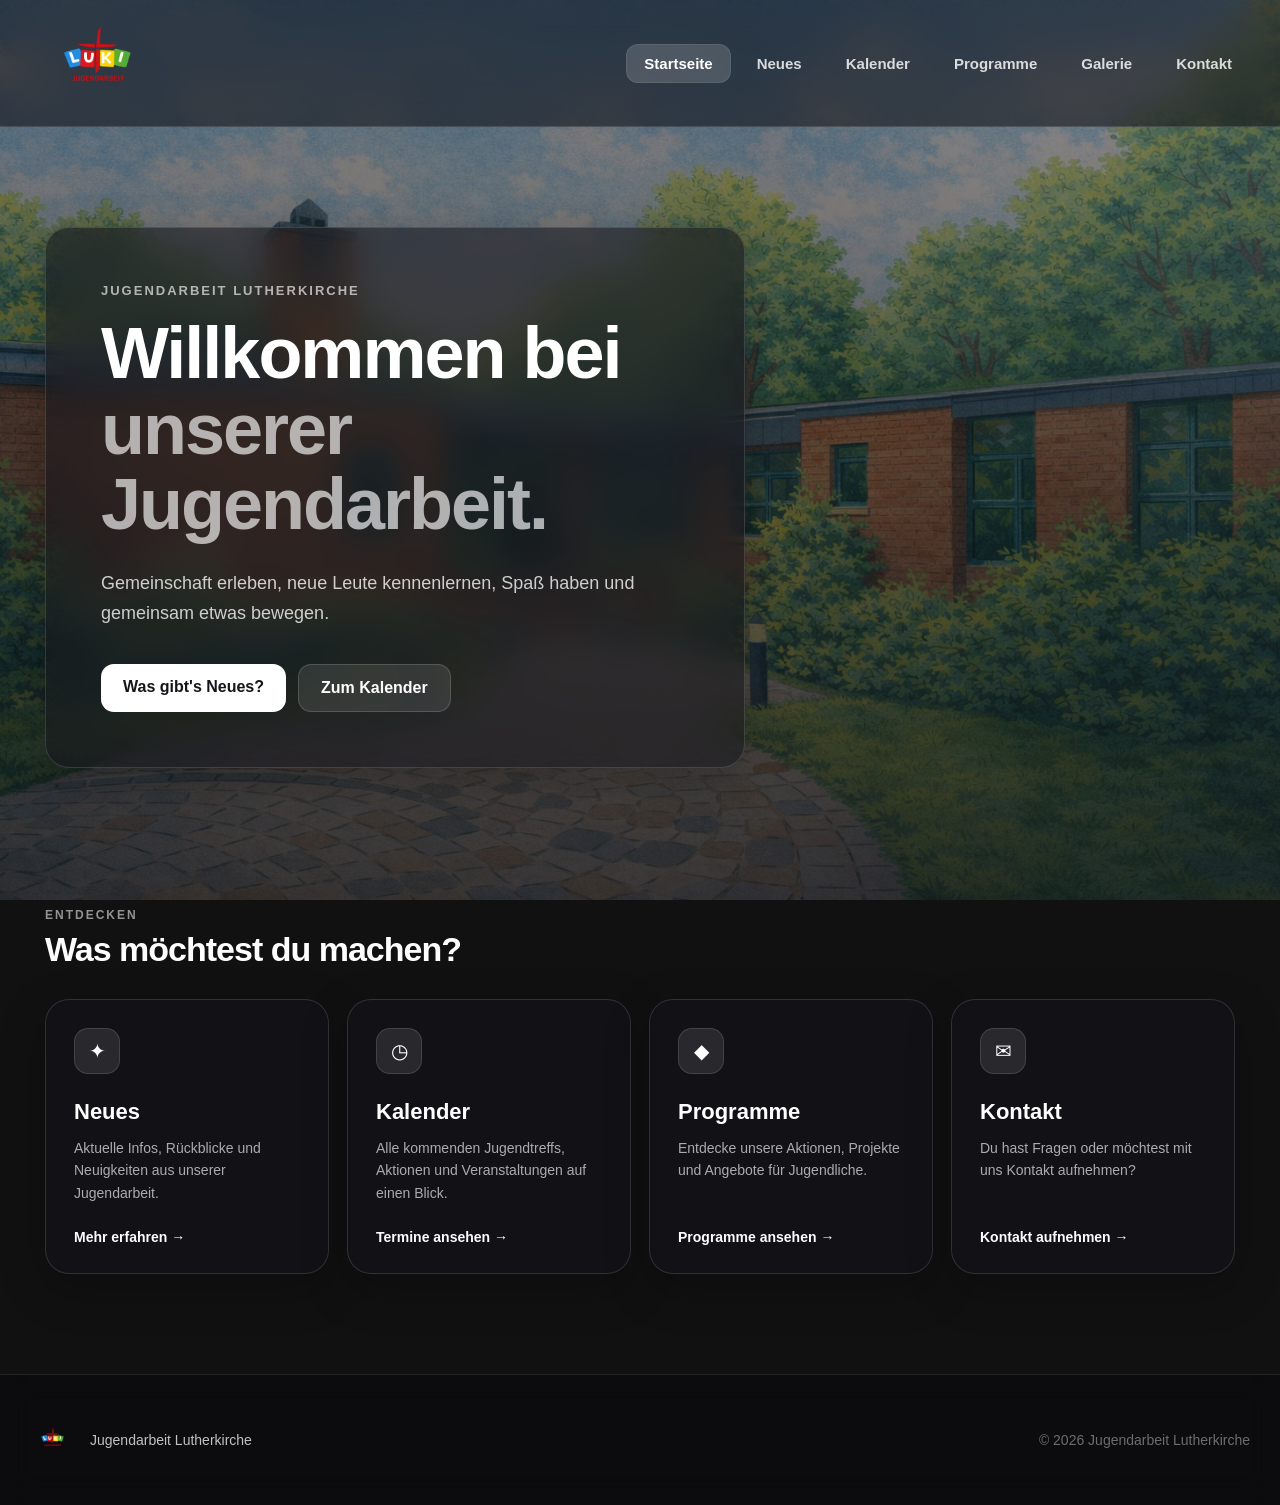
<file: index.html>
<!DOCTYPE html>
<html lang="de">
<head>
    <meta charset="UTF-8">
    <meta name="viewport" content="width=device-width, initial-scale=1.0">

    <title>Jugendarbeit Lutherkirche</title>

    <link rel="stylesheet" href="style.css">
</head>

<body>

    <!-- Hintergrund -->
    <div class="background"></div>


<!-- Navigation --> 
    <header class="navbar"> 
        <div class="nav-container"> 
            <a href="index.html" class="logo-link"> 
                <img src="logo.png" alt="Logo Jugendarbeit" class="logo"> 
            </a> 
            
            <nav class="nav-menu"> 
                
                <a href="index.html" class="active">Startseite</a>
                <a href="neues.html">Neues</a>
                <a href="kalender.html">Kalender</a> 
                <a href="programme.html">Programme</a> 
                <a href="galerie.html">Galerie</a>
                <a href="kontakt.html">Kontakt</a> 
            </nav> 
        </div> 
    </header>


    <!-- Hauptinhalt -->
    <main>

        <!-- Hero-Bereich -->
        <section class="hero">

            <div class="glass-card hero-card">

                <p class="small-title">JUGENDARBEIT LUTHERKIRCHE</p>

                <h1>
                    Willkommen bei<br>
                    <span>unserer Jugendarbeit.</span>
                </h1>

                <p class="hero-text">
                    Gemeinschaft erleben, neue Leute kennenlernen,
                    Spaß haben und gemeinsam etwas bewegen.
                </p>

                <div class="hero-buttons">
                    <a href="neues.html" class="button primary">
                        Was gibt's Neues?
                    </a>

                    <a href="kalender.html" class="button secondary">
                        Zum Kalender
                    </a>
                </div>

            </div>

        </section>


        <!-- Schnellzugriff -->
        <section class="quick-section">

            <div class="section-title">
                <p>ENTDECKEN</p>
                <h2>Was möchtest du machen?</h2>
            </div>


            <div class="cards">

                <a href="neues.html" class="glass-card info-card">
                    <div class="card-icon">✦</div>

                    <h3>Neues</h3>

                    <p>
                        Aktuelle Infos, Rückblicke und
                        Neuigkeiten aus unserer Jugendarbeit.
                    </p>

                    <span class="card-link">Mehr erfahren →</span>
                </a>


                <a href="kalender.html" class="glass-card info-card">
                    <div class="card-icon">◷</div>

                    <h3>Kalender</h3>

                    <p>
                        Alle kommenden Jugendtreffs,
                        Aktionen und Veranstaltungen auf einen Blick.
                    </p>

                    <span class="card-link">Termine ansehen →</span>
                </a>


                <a href="programme.html" class="glass-card info-card">
                    <div class="card-icon">◆</div>

                    <h3>Programme</h3>

                    <p>
                        Entdecke unsere Aktionen,
                        Projekte und Angebote für Jugendliche.
                    </p>

                    <span class="card-link">Programme ansehen →</span>
                </a>


                <a href="kontakt.html" class="glass-card info-card">
                    <div class="card-icon">✉</div>

                    <h3>Kontakt</h3>

                    <p>
                        Du hast Fragen oder möchtest
                        mit uns Kontakt aufnehmen?
                    </p>

                    <span class="card-link">Kontakt aufnehmen →</span>
                </a>

            </div>

        </section>

    </main>


    <!-- Footer -->
    <footer>

        <div class="footer-content">

            <img src="logo.png" alt="Jugendarbeit Logo" class="footer-logo">

            <p>
                Jugendarbeit Lutherkirche
            </p>

            <p class="copyright">
                © 2026 Jugendarbeit Lutherkirche
            </p>

        </div>

    </footer>

</body>
</html>
</file>
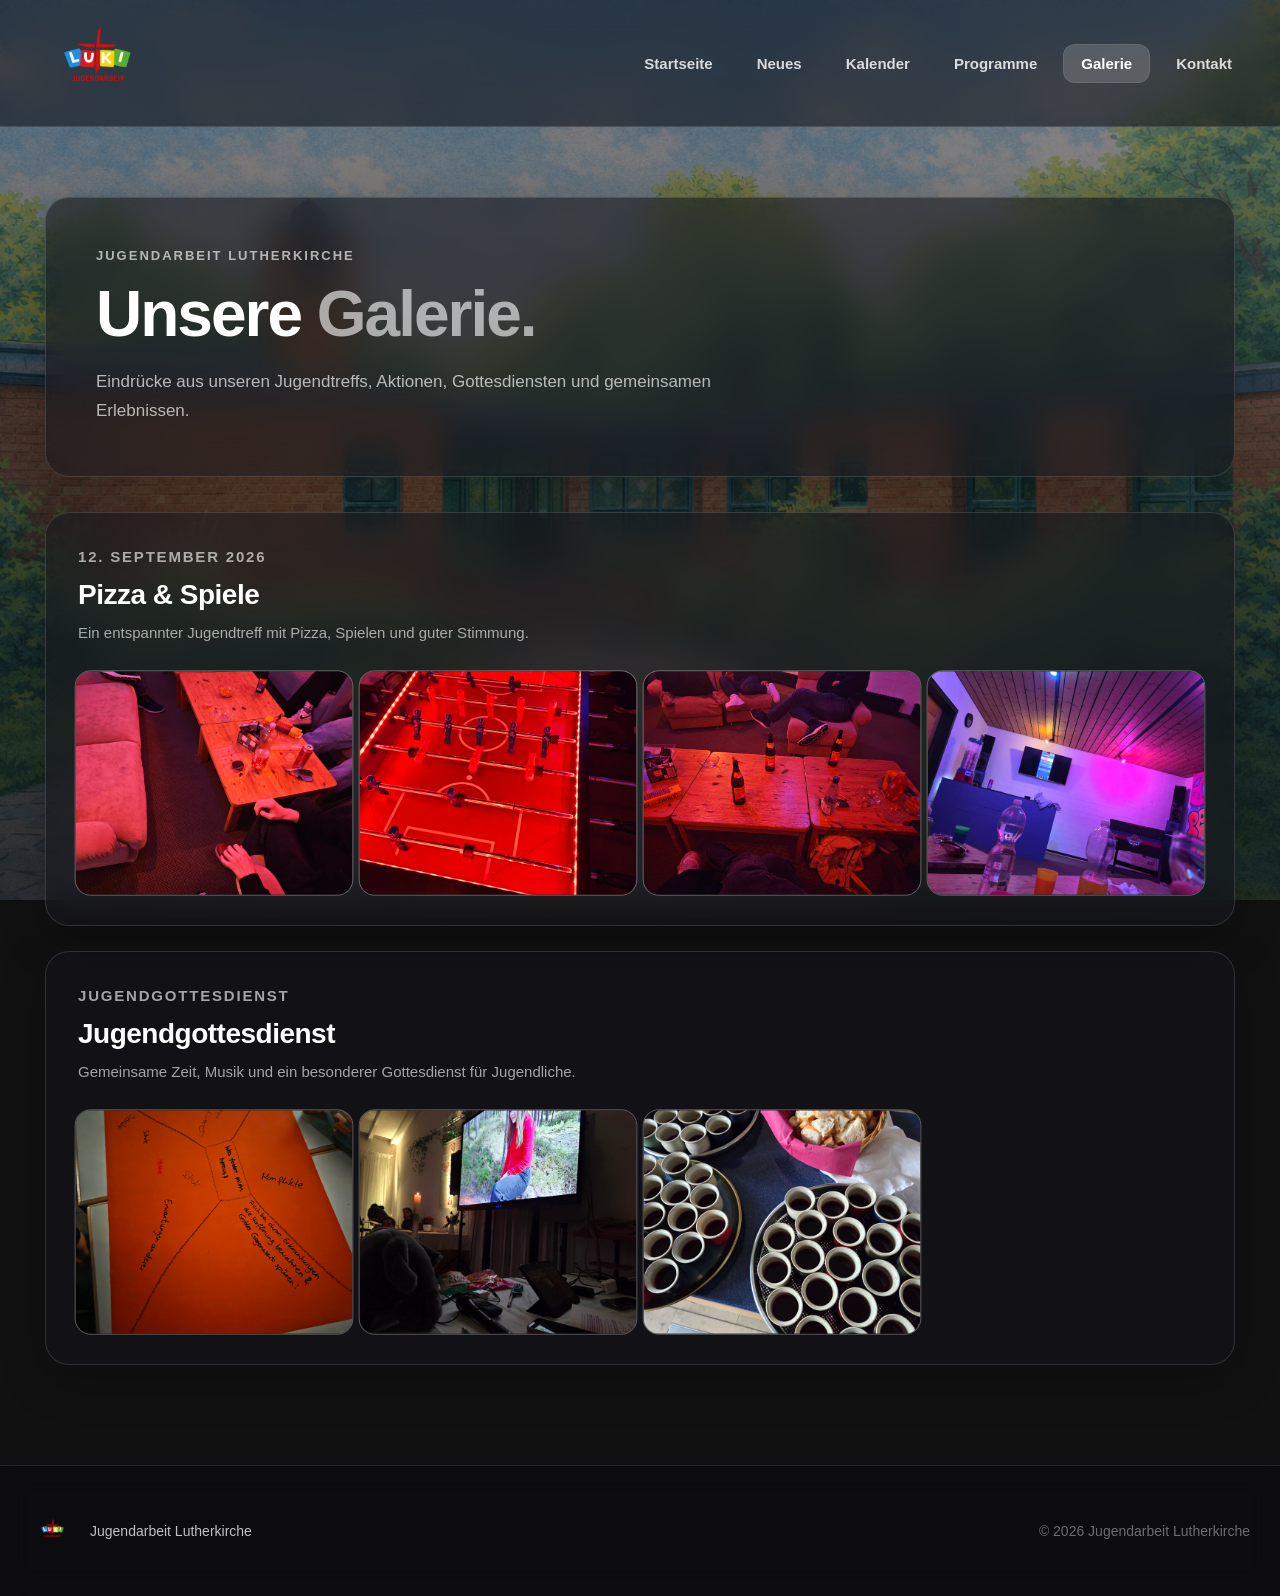
<file: galerie.html>
<!DOCTYPE html>

<html lang="de">

<head>
    <meta charset="UTF-8">
    <meta name="viewport" content="width=device-width, initial-scale=1.0">

<title>Galerie | Jugendarbeit Lutherkirche</title>

<link rel="stylesheet" href="style.css">

</head>

<body>

<!-- Hintergrund -->
<div class="background"></div>


<!-- Navigation -->
<header class="navbar">

    <div class="nav-container">

        <a href="index.html" class="logo-link">
            <img src="logo.png" alt="Logo Jugendarbeit" class="logo">
        </a>

        <nav class="nav-menu">

            <a href="index.html">Startseite</a>
            <a href="neues.html">Neues</a>
            <a href="kalender.html">Kalender</a>
            <a href="programme.html">Programme</a>
            <a href="galerie.html" class="active">Galerie</a>
            <a href="kontakt.html">Kontakt</a>

        </nav>

    </div>

</header>


<!-- Hauptinhalt -->
<main>

    <div class="page-container">

        <!-- Seitenheader -->
        <section class="glass-card page-header">

            <p class="small-title">
                JUGENDARBEIT LUTHERKIRCHE
            </p>

            <h1>
                Unsere <span>Galerie.</span>
            </h1>

            <p>
                Eindrücke aus unseren Jugendtreffs, Aktionen,
                Gottesdiensten und gemeinsamen Erlebnissen.
            </p>

        </section>


        <!-- Galerie -->
        <section class="gallery-section">


            <!-- Album 1 -->
            <article class="gallery-album glass-card">

                <div class="album-header">

                    <div>

                        <p class="album-date">
                            12. SEPTEMBER 2026
                        </p>

                        <h2>
                            Pizza & Spiele
                        </h2>

                        <p>
                            Ein entspannter Jugendtreff mit Pizza,
                            Spielen und guter Stimmung.
                        </p>

                    </div>

                </div>


                <div class="gallery-grid">

                    <img
                        src="galerie/jugendraum/1.jpg"
                        alt="Unser Jugendraum"
                        loading="lazy"
                    >

                    <img
                        src="galerie/jugendraum/2.jpg"
                        alt="Unser Jugendraum"
                        loading="lazy"
                    >

                    <img
                        src="galerie/jugendraum/3.jpg"
                        alt="Unser Jugendraum"
                        loading="lazy"
                    >

                    <img
                        src="galerie/jugendraum/4.jpg"
                        alt="Unser Jugendraum"
                        loading="lazy"
                    >

                </div>

            </article>


            <!-- Album 2 -->
            <article class="gallery-album glass-card">

                <div class="album-header">

                    <div>

                        <p class="album-date">
                            JUGENDGOTTESDIENST
                        </p>

                        <h2>
                            Jugendgottesdienst
                        </h2>

                        <p>
                            Gemeinsame Zeit, Musik und ein besonderer
                            Gottesdienst für Jugendliche.
                        </p>

                    </div>

                </div>


                <div class="gallery-grid">

                    <img
                        src="galerie/jugendgottesdienst/1.jpg"
                        alt="Jugendgottesdienst"
                        loading="lazy"
                    >

                    <img
                        src="galerie/jugendgottesdienst/2.jpg"
                        alt="Jugendgottesdienst"
                        loading="lazy"
                    >

                    <img
                        src="galerie/jugendgottesdienst/3.jpg"
                        alt="Jugendgottesdienst"
                        loading="lazy"
                    >

                </div>

            </article>


            <!-- Weitere Alben können hier ergänzt werden -->

        </section>

    </div>

</main>


<!-- Footer -->
<footer>

    <div class="footer-content">

        <img
            src="logo.png"
            alt="Jugendarbeit Logo"
            class="footer-logo"
        >

        <p>
            Jugendarbeit Lutherkirche
        </p>

        <p class="copyright">
            © 2026 Jugendarbeit Lutherkirche
        </p>

    </div>

</footer>

</body>

</html>
</file>
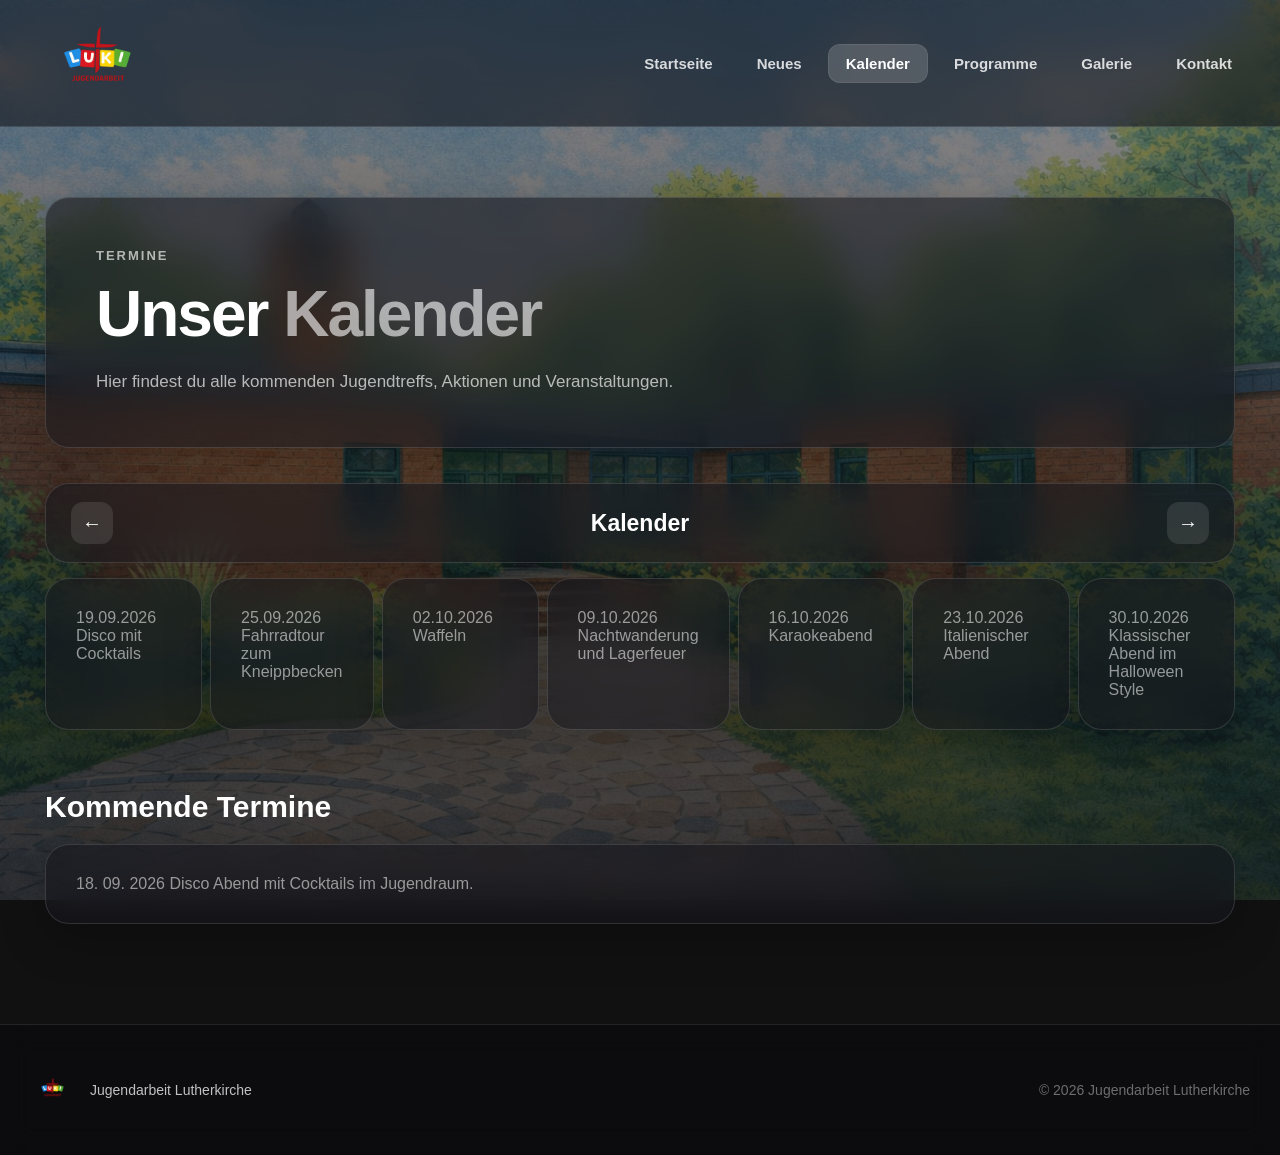
<file: kalender.html>
<!DOCTYPE html>
<html lang="de">
<head>
    <meta charset="UTF-8">
    <meta name="viewport" content="width=device-width, initial-scale=1.0">

    <title>Kalender – Jugendarbeit Lutherkirche</title>

    <link rel="stylesheet" href="style.css">
</head>

<body>

    <div class="background"></div>


    <!-- Navigation -->
    <header class="navbar">

        <div class="nav-container">

            <a href="index.html" class="logo-link">
                <img src="logo.png" alt="Logo Jugendarbeit" class="logo">
            </a>
            
            <nav class="nav-menu">

                <a href="index.html">Startseite</a>
                <a href="neues.html">Neues</a>
                <a href="kalender.html" class="active">Kalender</a>
                <a href="programme.html">Programme</a>
                <a href="galerie.html">Galerie</a>
                <a href="kontakt.html">Kontakt</a>
                
            </nav>
            
        </div>

    </header>


    <main class="page-container">

        <section class="page-header glass-card">

            <p class="small-title">TERMINE</p>

            <h1>Unser <span>Kalender</span></h1>

            <p>
                Hier findest du alle kommenden Jugendtreffs,
                Aktionen und Veranstaltungen.
            </p>

        </section>


        <!-- Kalender -->

        <section class="calendar-section">

            <div class="calendar-controls glass-card">

                <button id="previous-month">
                    ←
                </button>

                <h2 id="calendar-month">
                    Kalender
                </h2>

                <button id="next-month">
                    →
                </button>

            </div>


            <div id="calendar-container" class="calendar-grid">

                <div class="loading glass-card">
                    19.09.2026
                    Disco mit Cocktails
                </div>

                <div class="loading glass-card">
                    25.09.2026
                    Fahrradtour zum Kneippbecken
                </div>

                <div class="loading glass-card">
                    02.10.2026
                    Waffeln
                </div>

                <div class="loading glass-card">
                    09.10.2026
                    Nachtwanderung und Lagerfeuer
                </div>

                <div class="loading glass-card">
                    16.10.2026
                    Karaokeabend
                </div>

                <div class="loading glass-card">
                    23.10.2026
                    Italienischer Abend
                </div>

                <div class="loading glass-card">
                    30.10.2026
                    Klassischer Abend im Halloween Style
                </div>

            </div>


            <div class="calendar-events">

                <h2>Kommende Termine</h2>

                <div id="events-container">

                    <div class="loading glass-card">
                        18. 09. 2026

                        Disco Abend mit Cocktails im Jugendraum.
                    </div>

                </div>

            </div>

        </section>

    </main>


    <footer>

        <div class="footer-content">

            <img src="logo.png" alt="Jugendarbeit Logo" class="footer-logo">

            <p>Jugendarbeit Lutherkirche</p>

            <p class="copyright">
                © 2026 Jugendarbeit Lutherkirche
            </p>

        </div>

    </footer>


    <script src="script.js"></script>

</body>
</html>
</file>
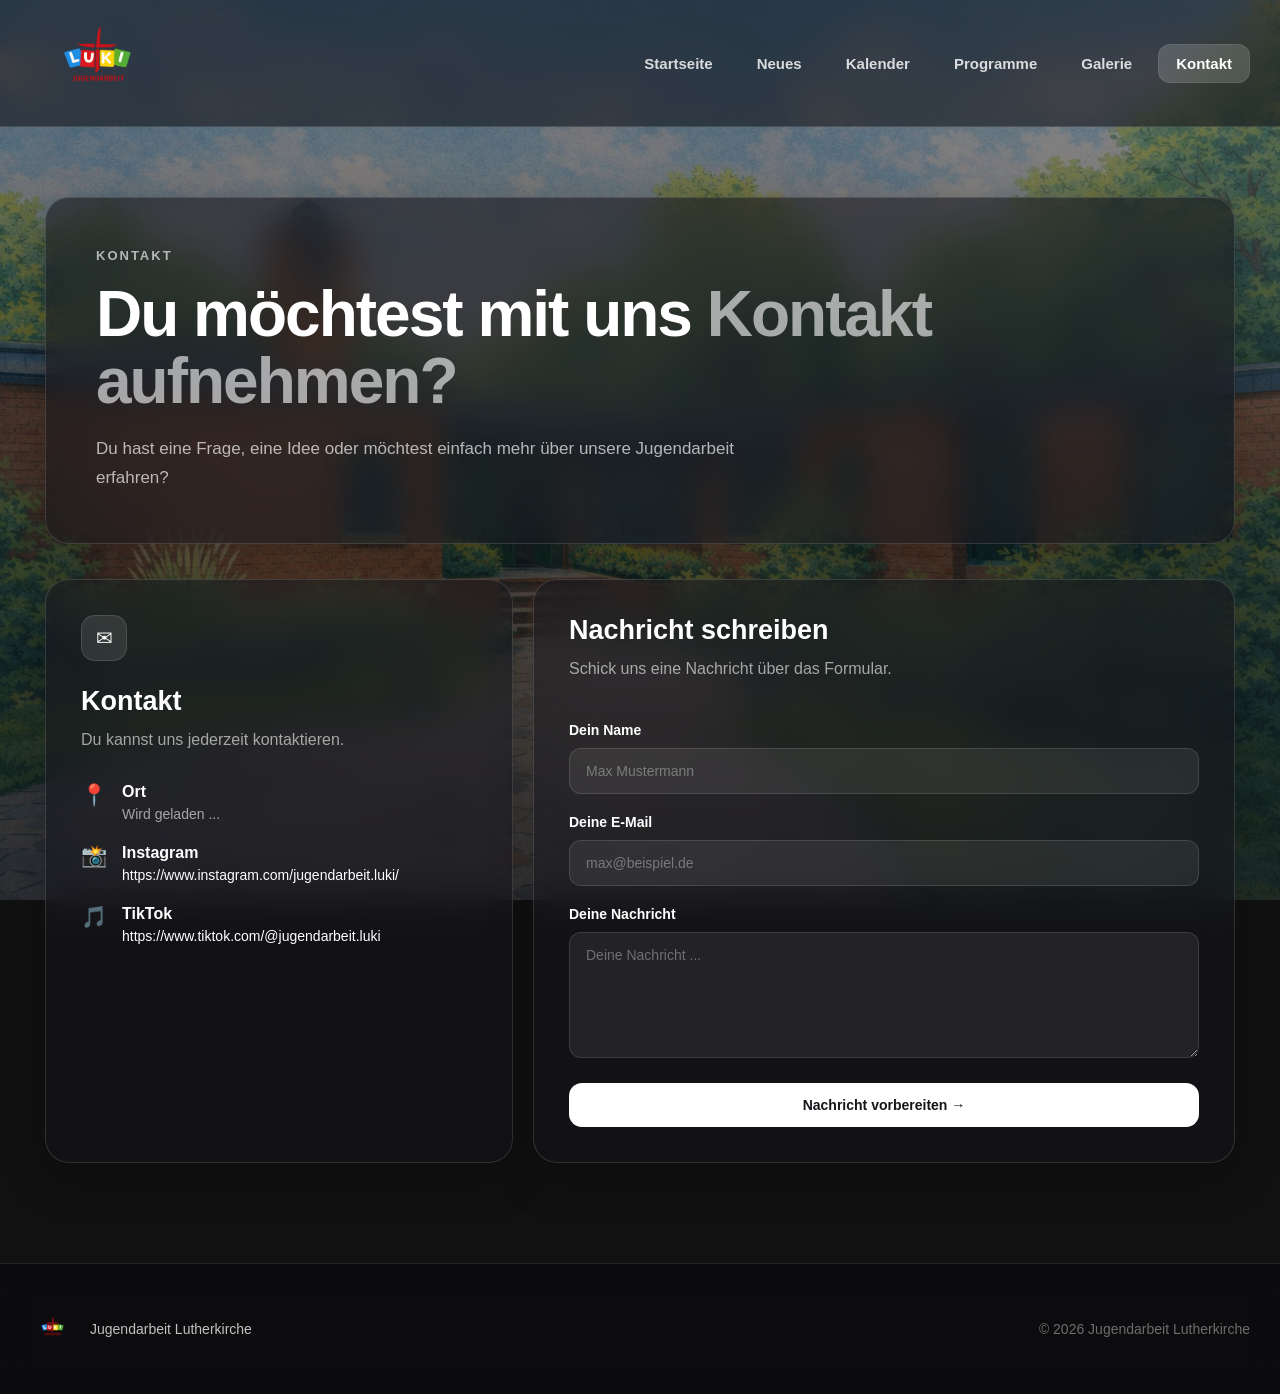
<file: kontakt.html>
<!DOCTYPE html>
<html lang="de">
<head>
    <meta charset="UTF-8">
    <meta name="viewport" content="width=device-width, initial-scale=1.0">

    <title>Kontakt – Jugendarbeit Lutherkirche</title>

    <link rel="stylesheet" href="style.css">
</head>

<body>

    <div class="background"></div>

    <!-- Navigation -->
    <header class="navbar">

        <div class="nav-container">

            <a href="index.html" class="logo-link">
                <img src="logo.png" alt="Logo Jugendarbeit" class="logo">
            </a>

            <nav class="nav-menu">
                <a href="index.html">Startseite</a>
                <a href="neues.html">Neues</a>
                <a href="kalender.html">Kalender</a>
                <a href="programme.html">Programme</a>
                <a href="galerie.html">Galerie</a>
                <a href="kontakt.html" class="active">Kontakt</a>
            </nav>

        </div>

    </header>


    <main class="page-container">

        <section class="page-header glass-card">

            <p class="small-title">KONTAKT</p>

            <h1>Du möchtest mit uns <span>Kontakt aufnehmen?</span></h1>

            <p>
                Du hast eine Frage, eine Idee oder möchtest
                einfach mehr über unsere Jugendarbeit erfahren?
            </p>

        </section>


        <section class="contact-grid">


            <!-- Kontaktinformationen -->

            <div class="glass-card contact-card">

                <div class="card-icon">✉</div>

                <h2>Kontakt</h2>

                <p>
                    Du kannst uns jederzeit kontaktieren.
                </p>


                <div class="contact-information">

                    <div>
                        <span>📍</span>

                        <div>
                            <strong>Ort</strong>
                            <p id="contact-address">
                                Wird geladen ...
                            </p>
                        </div>
                    </div>


                    <div>
                        <span>📸</span>

                        <div>
                            <strong>Instagram</strong>

                            <p>
                                <a
                                    id="contact-instagram"
                                    href="#"
                                    target="_blank"
                                >
                                    https://www.instagram.com/jugendarbeit.luki/
                                </a>
                            </p>
                        </div>

                    </div>


                    <div>
                        <span>🎵</span>

                        <div>
                            <strong>TikTok</strong>

                            <p>
                                <a
                                    id="contact-tiktok"
                                    href="#"
                                    target="_blank"
                                >
                                    https://www.tiktok.com/@jugendarbeit.luki
                                </a>
                            </p>
                        </div>

                    </div>

                </div>

            </div>


            <!-- Kontaktformular -->

            <div class="glass-card contact-form-card">

                <h2>Nachricht schreiben</h2>

                <p>
                    Schick uns eine Nachricht über das Formular.
                </p>


                <form id="contact-form">

                    <label for="name">
                        Dein Name
                    </label>

                    <input
                        type="text"
                        id="name"
                        name="name"
                        placeholder="Max Mustermann"
                        required
                    >


                    <label for="email">
                        Deine E-Mail
                    </label>

                    <input
                        type="email"
                        id="email"
                        name="email"
                        placeholder="max@beispiel.de"
                        required
                    >


                    <label for="message">
                        Deine Nachricht
                    </label>

                    <textarea
                        id="message"
                        name="message"
                        rows="6"
                        placeholder="Deine Nachricht ..."
                        required
                    ></textarea>


                    <button
                        type="submit"
                        class="button primary"
                    >
                        Nachricht vorbereiten →
                    </button>

                </form>

            </div>

        </section>

    </main>


    <footer>

        <div class="footer-content">

            <img src="logo.png" alt="Jugendarbeit Logo" class="footer-logo">

            <p>Jugendarbeit Lutherkirche</p>

            <p class="copyright">
                © 2026 Jugendarbeit Lutherkirche
            </p>

        </div>

    </footer>


    <script src="script.js"></script>

</body>
</html>
</file>
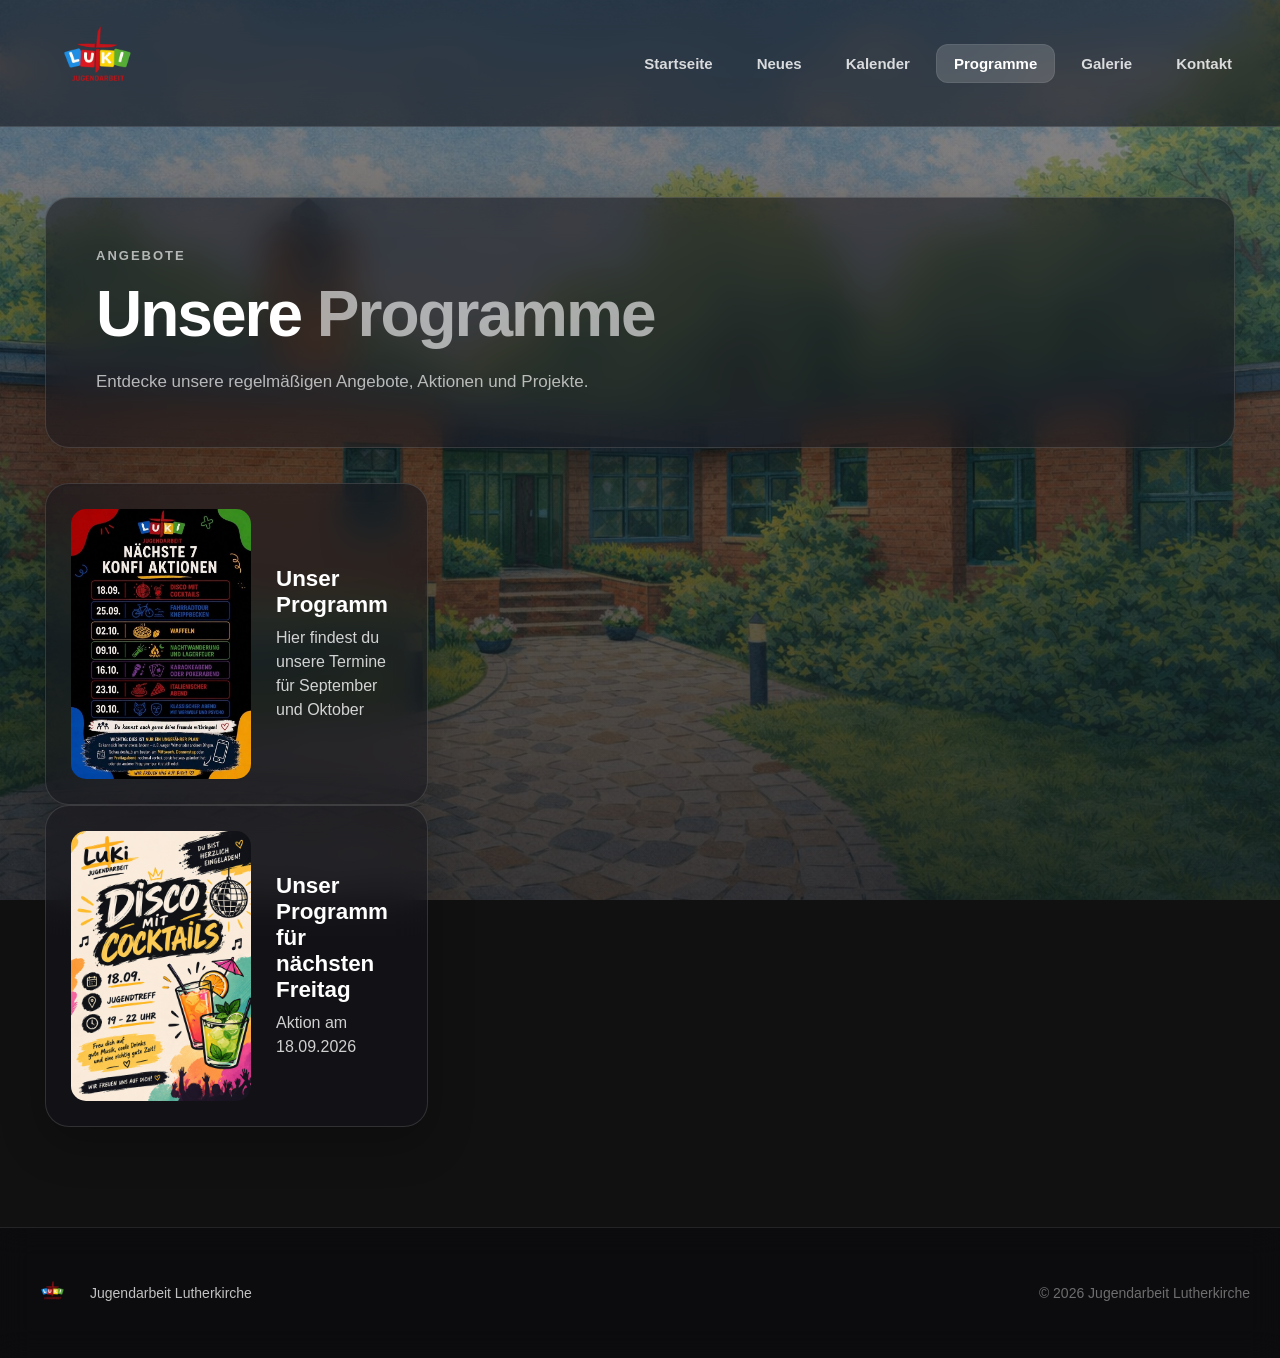
<file: programme.html>
<!DOCTYPE html>
<html lang="de">
<head>
    <meta charset="UTF-8">
    <meta name="viewport" content="width=device-width, initial-scale=1.0">

    <title>Programme – Jugendarbeit Lutherkirche</title>

    <link rel="stylesheet" href="style.css">
</head>

<body>

    <div class="background"></div>


    <!-- Navigation -->
    <header class="navbar">

        <div class="nav-container">

            <a href="index.html" class="logo-link">
                <img src="logo.png" alt="Logo Jugendarbeit" class="logo">
            </a>

            <nav class="nav-menu">
                <a href="index.html">Startseite</a>
                <a href="neues.html">Neues</a>
                <a href="kalender.html">Kalender</a>
                <a href="programme.html" class="active">Programme</a>
                <a href="galerie.html">Galerie</a>
                <a href="kontakt.html">Kontakt</a>
            </nav>

        </div>

    </header>


    <main class="page-container">

        <section class="page-header glass-card">

            <p class="small-title">ANGEBOTE</p>

            <h1>Unsere <span>Programme</span></h1>

            <p>
                Entdecke unsere regelmäßigen Angebote,
                Aktionen und Projekte.
            </p>

        </section>


        <section
    id="programmes-container"
    class="programmes-grid"
    >
        <div class="glass-card programme-info">
            <img
                src="programmsepokt.jpg"
                alt="Programm"
                class="programme-image"
            >

            <div class="programme-message">
                <h3>Unser Programm</h3>
                <p>
                    Hier findest du unsere Termine für September und Oktober
                </p>
            </div>
        </div>
    </section>


        <section
    id="programmes-container"
    class="programmes-grid"
    >
        <div class="glass-card programme-info">
            <img
                src="cocktail.png"
                alt="Programm"
                class="programme-image"
            >

            <div class="programme-message">
                <h3>Unser Programm für nächsten Freitag</h3>
                <p>
                    Aktion am 18.09.2026
                </p>
            </div>
        </div>
    </section>
        
    </main>


    <footer>

        <div class="footer-content">

            <img src="logo.png" alt="Jugendarbeit Logo" class="footer-logo">

            <p>Jugendarbeit Lutherkirche</p>

            <p class="copyright">
                © 2026 Jugendarbeit Lutherkirche
            </p>

        </div>

    </footer>


    <script src="script.js"></script>

</body>
</html>
</file>
<file: style.css>
/* =========================================
   GRUNDLEGENDES
========================================= */

* {
    margin: 0;
    padding: 0;
    box-sizing: border-box;
}

html {
    scroll-behavior: smooth;
}

body {
    font-family: Arial, Helvetica, sans-serif;
    color: white;
    min-height: 100vh;
    background: #111;
}


/* =========================================
   HINTERGRUND
========================================= */

.background {
    position: fixed;
    inset: 0;

    background-image:
        linear-gradient(
            rgba(10, 10, 15, 0.45),
            rgba(10, 10, 15, 0.75)
        ),
        url("background.png");

    background-size: cover;
    background-position: center;
    background-repeat: no-repeat;

    z-index: -2;
}


/* Dunkle Ebene über dem Hintergrund */

.background::after {
    content: "";

    position: absolute;
    inset: 0;

    background:
        radial-gradient(
            circle at top right,
            rgba(255, 255, 255, 0.10),
            transparent 35%
        );

    z-index: -1;
}


/* =========================================
   NAVIGATION
========================================= */

.navbar {
    position: sticky;
    top: 0;
    z-index: 100;

    padding: 18px 30px;

    background: rgba(15, 15, 20, 0.55);
    backdrop-filter: blur(18px);
    -webkit-backdrop-filter: blur(18px);

    border-bottom: 1px solid rgba(255, 255, 255, 0.12);
}


.nav-container {
    max-width: 1250px;
    margin: auto;

    display: flex;
    align-items: center;
    justify-content: space-between;
    gap: 30px;
}


/* Logo */

.logo {
    width: 135px;
    height: auto;
    display: block;

    transition: transform 0.25s ease;
}

.logo:hover {
    transform: scale(1.05);
}


/* Menü */

.nav-menu {
    display: flex;
    align-items: center;
    gap: 8px;
}


.nav-menu a {
    position: relative;

    color: rgba(255, 255, 255, 0.82);
    text-decoration: none;

    padding: 11px 18px;

    border-radius: 12px;

    font-size: 15px;
    font-weight: 600;

    transition:
        background 0.25s ease,
        color 0.25s ease,
        transform 0.25s ease;
}


.nav-menu a:hover {
    color: white;

    background: rgba(255, 255, 255, 0.12);

    transform: translateY(-1px);
}


.nav-menu a.active {
    color: white;

    background: rgba(255, 255, 255, 0.16);

    box-shadow:
        inset 0 0 0 1px rgba(255, 255, 255, 0.08);
}


/* =========================================
   GLASS CARDS
========================================= */

.glass-card {

    background: rgba(20, 20, 28, 0.55);

    border: 1px solid rgba(255, 255, 255, 0.13);

    border-radius: 24px;

    backdrop-filter: blur(18px);
    -webkit-backdrop-filter: blur(18px);

    box-shadow:
        0 15px 45px rgba(0, 0, 0, 0.25);

}


/* =========================================
   HERO
========================================= */

.hero {

    min-height: 650px;

    max-width: 1250px;
    margin: auto;

    padding: 100px 30px 80px;

    display: flex;
    align-items: center;
}


.hero-card {

    width: 700px;

    padding: 55px;

    animation: fadeIn 0.8s ease;
}


.small-title {

    font-size: 13px;
    font-weight: 700;

    letter-spacing: 2px;

    color: rgba(255, 255, 255, 0.65);

    margin-bottom: 18px;
}


.hero h1 {

    font-size: clamp(42px, 6vw, 72px);

    line-height: 1.05;

    letter-spacing: -2px;

    margin-bottom: 25px;
}


.hero h1 span {

    color: rgba(255, 255, 255, 0.65);

}


.hero-text {

    max-width: 580px;

    font-size: 18px;

    line-height: 1.7;

    color: rgba(255, 255, 255, 0.78);

    margin-bottom: 35px;
}


/* =========================================
   BUTTONS
========================================= */

.hero-buttons {

    display: flex;

    flex-wrap: wrap;

    gap: 12px;
}


.button {

    display: inline-block;

    padding: 14px 22px;

    border-radius: 13px;

    text-decoration: none;

    font-weight: 700;

    transition:
        transform 0.25s ease,
        background 0.25s ease;
}


.button:hover {

    transform: translateY(-2px);
}


.button.primary {

    background: white;

    color: #15151a;
}


.button.primary:hover {

    background: rgba(255, 255, 255, 0.85);
}


.button.secondary {

    color: white;

    background: rgba(255, 255, 255, 0.10);

    border: 1px solid rgba(255, 255, 255, 0.15);
}


.button.secondary:hover {

    background: rgba(255, 255, 255, 0.16);
}


/* =========================================
   SCHNELLZUGRIFF
========================================= */

.quick-section {

    max-width: 1250px;

    margin: auto;

    padding: 60px 30px 100px;
}


.section-title {

    margin-bottom: 30px;
}


.section-title p {

    font-size: 12px;

    letter-spacing: 2px;

    font-weight: 700;

    color: rgba(255, 255, 255, 0.55);

    margin-bottom: 8px;
}


.section-title h2 {

    font-size: 34px;

    letter-spacing: -1px;
}


/* =========================================
   CARDS
========================================= */

.cards {

    display: grid;

    grid-template-columns:
        repeat(4, 1fr);

    gap: 18px;
}


.info-card {

    padding: 28px;

    color: white;

    text-decoration: none;

    min-height: 270px;

    display: flex;

    flex-direction: column;

    transition:
        transform 0.3s ease,
        background 0.3s ease,
        border-color 0.3s ease;
}


.info-card:hover {

    transform: translateY(-7px);

    background: rgba(30, 30, 40, 0.72);

    border-color:
        rgba(255, 255, 255, 0.25);
}


.card-icon {

    width: 46px;
    height: 46px;

    display: flex;

    align-items: center;
    justify-content: center;

    border-radius: 14px;

    background:
        rgba(255, 255, 255, 0.10);

    border:
        1px solid rgba(255, 255, 255, 0.12);

    font-size: 20px;

    margin-bottom: 25px;
}


.info-card h3 {

    font-size: 22px;

    margin-bottom: 12px;
}


.info-card p {

    color:
        rgba(255, 255, 255, 0.65);

    line-height: 1.6;

    font-size: 14px;
}


.card-link {

    margin-top: auto;

    padding-top: 25px;

    font-size: 14px;

    font-weight: 700;

    color: white;
}


/* =========================================
   FOOTER
========================================= */

footer {

    padding: 50px 30px;

    background:
        rgba(10, 10, 14, 0.70);

    backdrop-filter: blur(15px);

    border-top:
        1px solid rgba(255, 255, 255, 0.10);
}


.footer-content {

    max-width: 1250px;

    margin: auto;

    display: flex;

    align-items: center;

    gap: 15px;

    flex-wrap: wrap;
}


.footer-logo {

    width: 45px;
}


.footer-content p {

    color:
        rgba(255, 255, 255, 0.75);

    font-size: 14px;
}


.footer-content .copyright {

    margin-left: auto;

    color:
        rgba(255, 255, 255, 0.4);
}


/* =========================================
   ANIMATION
========================================= */

@keyframes fadeIn {

    from {

        opacity: 0;

        transform:
            translateY(20px);

    }

    to {

        opacity: 1;

        transform:
            translateY(0);

    }
}


/* =========================================
   HANDY / TABLET
========================================= */

@media (max-width: 950px) {

    .cards {

        grid-template-columns:
            repeat(2, 1fr);

    }

}


/* =========================================
   HANDY
========================================= */

@media (max-width: 700px) {

    .navbar {

        padding: 14px 18px;

    }


    .nav-container {

        flex-direction: column;

        gap: 15px;

    }


    .nav-menu {

        width: 100%;

        justify-content: center;

        flex-wrap: wrap;

    }


    .nav-menu a {

        padding: 9px 11px;

        font-size: 13px;

    }


    .hero {

        padding:
            60px 18px;

        min-height:
            auto;

    }


    .hero-card {

        padding: 35px 25px;

    }


    .hero h1 {

        font-size: 43px;

    }


    .hero-text {

        font-size: 16px;

    }


    .quick-section {

        padding:
            30px 18px 70px;

    }


    .cards {

        grid-template-columns:
            1fr;

    }


    .footer-content {

        flex-direction: column;

        align-items: flex-start;

    }


    .footer-content .copyright {

        margin-left: 0;

    }

}



/* =====================================================
   UNTERSEITEN
===================================================== */

.page-container {
    max-width: 1250px;
    margin: auto;
    padding: 70px 30px 100px;
}


/* =====================================================
   SEITEN-HEADER
===================================================== */

.page-header {
    padding: 50px;
    margin-bottom: 35px;
}

.page-header h1 {
    font-size: clamp(40px, 6vw, 64px);
    line-height: 1.05;
    letter-spacing: -2px;
    margin-bottom: 20px;
}

.page-header h1 span {
    color: rgba(255, 255, 255, 0.60);
}

.page-header > p:last-child {
    max-width: 650px;
    color: rgba(255, 255, 255, 0.68);
    line-height: 1.7;
    font-size: 17px;
}


/* =====================================================
   NEWS
===================================================== */

.news-grid {
    display: grid;
    grid-template-columns: repeat(2, 1fr);
    gap: 20px;
}

.news-card {
    padding: 32px;
    min-height: 230px;
    transition:
        transform 0.3s ease,
        background 0.3s ease;
}

.news-card:hover {
    transform: translateY(-5px);
    background: rgba(30, 30, 40, 0.72);
}

.news-date {
    font-size: 13px;
    color: rgba(255, 255, 255, 0.45);
    margin-bottom: 18px;
}

.news-card h2 {
    font-size: 26px;
    margin-bottom: 14px;
}

.news-card p {
    color: rgba(255, 255, 255, 0.67);
    line-height: 1.7;
}


/* =====================================================
   PROGRAMME
===================================================== */

.programmes-grid {
    display: grid;
    grid-template-columns: repeat(3, 1fr);
    gap: 20px;
}

.programme-card {
    padding: 32px;
    min-height: 280px;
    transition:
        transform 0.3s ease,
        background 0.3s ease;
}

.programme-card:hover {
    transform: translateY(-6px);
    background: rgba(30, 30, 40, 0.72);
}

.programme-icon {
    width: 48px;
    height: 48px;

    display: flex;
    align-items: center;
    justify-content: center;

    border-radius: 14px;

    background: rgba(255, 255, 255, 0.10);

    margin-bottom: 25px;
}

.programme-card h2 {
    font-size: 23px;
    margin-bottom: 13px;
}

.programme-card p {
    color: rgba(255, 255, 255, 0.65);
    line-height: 1.7;
}


/* =====================================================
   KALENDER
===================================================== */

.calendar-section {
    width: 100%;
}

.calendar-controls {
    padding: 18px 25px;

    display: flex;
    align-items: center;
    justify-content: space-between;

    margin-bottom: 15px;
}

.calendar-controls h2 {
    font-size: 23px;
}

.calendar-controls button {
    width: 42px;
    height: 42px;

    border: none;
    border-radius: 12px;

    color: white;
    background: rgba(255, 255, 255, 0.10);

    cursor: pointer;

    font-size: 20px;

    transition:
        background 0.2s ease,
        transform 0.2s ease;
}

.calendar-controls button:hover {
    background: rgba(255, 255, 255, 0.18);
    transform: scale(1.05);
}


.calendar-grid {
    display: grid;

    grid-template-columns:
        repeat(7, 1fr);

    gap: 8px;

    margin-bottom: 60px;
}


.calendar-weekday {
    text-align: center;

    padding: 12px 5px;

    color: rgba(255, 255, 255, 0.45);

    font-size: 13px;
    font-weight: 700;
}


.calendar-day {
    min-height: 85px;

    padding: 12px;

    border-radius: 15px;

    background: rgba(20, 20, 28, 0.50);

    border:
        1px solid rgba(255, 255, 255, 0.08);

    cursor: pointer;

    transition:
        background 0.2s ease,
        transform 0.2s ease;
}

.calendar-day:hover {
    background: rgba(255, 255, 255, 0.12);

    transform: translateY(-2px);
}

.calendar-day.empty {
    opacity: 0;
    pointer-events: none;
}

.calendar-day span {
    font-weight: 700;
}

.calendar-day small {
    display: block;

    margin-top: 12px;

    font-size: 11px;

    color: rgba(255, 255, 255, 0.60);
}

.calendar-day.has-event {
    background:
        rgba(255, 255, 255, 0.14);

    border-color:
        rgba(255, 255, 255, 0.25);
}

.calendar-day.today {
    box-shadow:
        inset 0 0 0 2px rgba(255, 255, 255, 0.45);
}


/* =====================================================
   TERMINE
===================================================== */

.calendar-events h2 {
    font-size: 30px;
    margin-bottom: 20px;
}

#events-container {
    display: flex;
    flex-direction: column;
    gap: 15px;
}

.event-card {
    padding: 22px;

    display: flex;
    align-items: center;

    gap: 25px;

    transition:
        transform 0.2s ease,
        background 0.2s ease;
}

.event-card:hover {
    transform: translateX(5px);
    background: rgba(30, 30, 40, 0.72);
}

.event-date {
    min-width: 70px;

    text-align: center;

    padding: 12px;

    border-radius: 15px;

    background: rgba(255, 255, 255, 0.10);
}

.event-date strong {
    display: block;

    font-size: 28px;
}

.event-date span {
    font-size: 12px;

    color:
        rgba(255, 255, 255, 0.55);
}

.event-information h3 {
    font-size: 21px;
    margin-bottom: 7px;
}

.event-information p {
    color:
        rgba(255, 255, 255, 0.62);

    font-size: 14px;

    line-height: 1.5;

    margin-bottom: 3px;
}

.no-events {
    padding: 25px;

    color:
        rgba(255, 255, 255, 0.60);
}


/* =====================================================
   KONTAKT
===================================================== */

.contact-grid {
    display: grid;

    grid-template-columns:
        0.8fr 1.2fr;

    gap: 20px;
}

.contact-card,
.contact-form-card {
    padding: 35px;
}

.contact-card h2,
.contact-form-card h2 {
    font-size: 27px;
    margin-bottom: 10px;
}

.contact-card > p,
.contact-form-card > p {
    color:
        rgba(255, 255, 255, 0.60);

    line-height: 1.6;

    margin-bottom: 30px;
}


.contact-information {
    display: flex;

    flex-direction: column;

    gap: 22px;
}

.contact-information > div {
    display: flex;

    gap: 15px;

    align-items: flex-start;
}

.contact-information > div > span {
    font-size: 21px;
}

.contact-information strong {
    display: block;

    margin-bottom: 5px;
}

.contact-information p {
    margin: 0;

    color:
        rgba(255, 255, 255, 0.60);

    font-size: 14px;
}

.contact-information a {
    color: white;

    text-decoration: none;
}

.contact-information a:hover {
    text-decoration: underline;
}


/* =====================================================
   KONTAKTFORMULAR
===================================================== */

#contact-form {
    display: flex;

    flex-direction: column;

    gap: 10px;
}

#contact-form label {
    margin-top: 10px;

    font-size: 14px;

    font-weight: 600;
}

#contact-form input,
#contact-form textarea {
    width: 100%;

    padding: 14px 16px;

    border: 1px solid
        rgba(255, 255, 255, 0.12);

    border-radius: 12px;

    outline: none;

    background:
        rgba(255, 255, 255, 0.07);

    color: white;

    font-family: inherit;

    font-size: 14px;

    resize: vertical;
}

#contact-form input::placeholder,
#contact-form textarea::placeholder {
    color:
        rgba(255, 255, 255, 0.35);
}

#contact-form input:focus,
#contact-form textarea:focus {
    border-color:
        rgba(255, 255, 255, 0.35);

    background:
        rgba(255, 255, 255, 0.10);
}

#contact-form button {
    border: none;

    cursor: pointer;

    margin-top: 15px;

    font-family: inherit;

    font-size: 14px;
}


/* =====================================================
   LADEN
===================================================== */

.loading {
    padding: 30px;

    color:
        rgba(255, 255, 255, 0.55);
}


/* =====================================================
   RESPONSIVE
===================================================== */

@media (max-width: 850px) {

    .news-grid {
        grid-template-columns: 1fr;
    }

    .programmes-grid {
        grid-template-columns:
            repeat(2, 1fr);
    }

    .contact-grid {
        grid-template-columns: 1fr;
    }

}


@media (max-width: 600px) {

    .page-container {
        padding:
            45px 18px 70px;
    }

    .page-header {
        padding: 30px 25px;
    }

    .page-header h1 {
        font-size: 40px;
    }

    .programmes-grid {
        grid-template-columns: 1fr;
    }

    .calendar-grid {
        gap: 4px;
    }

    .calendar-day {
        min-height: 55px;
        padding: 8px;
        border-radius: 10px;
        font-size: 13px;
    }

    .calendar-day small {
        display: none;
    }

    .event-card {
        align-items: flex-start;
    }

}

.programme-info {
    display: flex;
    align-items: center;
    gap: 25px;
    padding: 25px;
    width: 100%;
}

.programme-image {
    width: 180px;
    height: auto;
    object-fit: contain;
    border-radius: 15px;
}

.programme-message h3 {
    margin: 0 0 8px 0;
    font-size: 1.4rem;
}

.programme-message p {
    margin: 0;
    opacity: 0.8;
    line-height: 1.5;
}

/* Handy */
@media (max-width: 600px) {
    .programme-info {
        flex-direction: column;
        text-align: center;
    }

    .programme-image {
        width: 150px;
    }
}

/* Linke Navigation */

.nav-left {
    display: flex;
    gap: 8px;
}


/* Navigation Items */

.nav-item {
    position: relative;

    display: flex;
    align-items: center;
    gap: 9px;
    padding: 11px 15px;
    color: rgba(255, 255, 255, 0.65);
    text-decoration: none;
    border-radius: 13px;
    transition:
        0.25s ease,
        transform 0.25s ease;
}

.nav-item img {
    width: 27px;
    height: 27px;
    object-fit: contain;
    transition: 0.25s ease;
    transform: scale(2.05);
}

.nav-item span {
    font-size: 14px;
    font-weight: 700;
    letter-spacing: 0.5px;
}








/* =========================================
GALERIE
========================================= */

.gallery-section {
display: flex;

flex-direction: column;

gap: 25px;

}

.gallery-album {
padding: 32px;

animation: fadeIn 0.7s ease;

}

.album-header {
display: flex;

align-items: flex-start;
justify-content: space-between;

margin-bottom: 28px;

}

.album-date {
font-size: 12px;

font-weight: 700;

letter-spacing: 1.8px;

color:
    rgba(255, 255, 255, 0.45);

margin-bottom: 10px;

}

.album-header h2 {
font-size: 28px;

margin-bottom: 10px;

letter-spacing: -0.5px;

}

.album-header p {
max-width: 650px;

color:
    rgba(255, 255, 255, 0.62);

font-size: 15px;

line-height: 1.6;

}

/* Bilder */

.gallery-grid {
display: grid;

grid-template-columns:
    repeat(4, 1fr);

gap: 12px;

}

.gallery-grid img {
width: 100%;

height: 220px;

object-fit: cover;

display: block;

border-radius: 16px;

border:
    1px solid rgba(255, 255, 255, 0.10);

background:
    rgba(255, 255, 255, 0.05);

cursor: pointer;

transition:
    transform 0.3s ease,
    filter 0.3s ease,
    border-color 0.3s ease;

}

.gallery-grid img {
transform: scale(1.025);

filter: brightness(1.08);

border-color:
    rgba(255, 255, 255, 0.25);

}

/* Wenn ein Album nur 3 Bilder hat */

.gallery-grid img:last-child(3) {
grid-column: span 1;
}





/* =====================================================
   NEWS – NEUES
===================================================== */


/* =========================================
   NEWS GRID
========================================= */

.news-grid {

    display: grid;

    grid-template-columns:
        repeat(2, 1fr);

    gap: 20px;

}


/* =========================================
   NEWS KÄSTCHEN
========================================= */

.news-card {

    padding: 0;

    min-height: 310px;

    overflow: hidden;

    display: flex;

    flex-direction: column;

    transition:
        transform 0.3s ease,
        background 0.3s ease,
        border-color 0.3s ease;

}


.news-card:hover {

    transform:
        translateY(-6px);

    background:
        rgba(30, 30, 40, 0.72);

    border-color:
        rgba(255, 255, 255, 0.22);

}


/* =========================================
   NEWS BILD
========================================= */

.news-image {

    width: 100%;

    height: 220px;

    object-fit: cover;

    display: block;

    border-bottom:
        1px solid
        rgba(255, 255, 255, 0.10);

    transition:
        transform 0.4s ease,
        filter 0.4s ease;

}


/* Bild beim Hover leicht vergrößern */

.news-card:hover .news-image {

    transform:
        scale(1.025);

    filter:
        brightness(1.08);

}


/* =========================================
   DATUM + KATEGORIE
========================================= */

.news-top {

    padding:
        25px 30px 0;

    display: flex;

    align-items: flex-start;

    justify-content: space-between;

    gap: 15px;

}


/* =========================================
   DATUM
========================================= */

.news-date-box {

    width: 62px;

    height: 62px;

    display: flex;

    flex-direction: column;

    align-items: center;

    justify-content: center;

    border-radius: 15px;

    background:
        rgba(255, 255, 255, 0.10);

    border:
        1px solid
        rgba(255, 255, 255, 0.13);

}


/* Tag */

.news-date-box strong {

    font-size: 22px;

    line-height: 1;

}


/* Monat */

.news-date-box span {

    margin-top: 5px;

    font-size: 10px;

    font-weight: 700;

    letter-spacing: 1.5px;

    color:
        rgba(255, 255, 255, 0.50);

}


/* =========================================
   KATEGORIE
========================================= */

.news-category {

    padding:
        8px 12px;

    border-radius: 10px;

    background:
        rgba(255, 255, 255, 0.07);

    border:
        1px solid
        rgba(255, 255, 255, 0.10);

    color:
        rgba(255, 255, 255, 0.55);

    font-size: 10px;

    font-weight: 700;

    letter-spacing: 1.5px;

}


/* =========================================
   NEWS INHALT
========================================= */

.news-content {

    padding:
        0 30px;

    flex: 1;

}


/* Überschrift */

.news-content h2 {

    font-size: 25px;

    line-height: 1.2;

    margin-top: 20px;

    margin-bottom: 14px;

    letter-spacing: -0.5px;

}


/* Beschreibung */

.news-content p {

    color:
        rgba(255, 255, 255, 0.65);

    font-size: 15px;

    line-height: 1.7;

}


/* =========================================
   NEWS BUTTON
========================================= */

.news-button {

    align-self: flex-start;

    margin:
        25px 30px 30px;

    padding:
        11px 16px;

    border-radius: 11px;

    color: white;

    background:
        rgba(255, 255, 255, 0.08);

    border:
        1px solid
        rgba(255, 255, 255, 0.10);

    text-decoration: none;

    font-size: 13px;

    font-weight: 700;

    transition:
        background 0.25s ease,
        transform 0.25s ease;

}


/* Button Hover */

.news-button:hover {

    background:
        rgba(255, 255, 255, 0.15);

    transform:
        translateX(3px);

}


/* =====================================================
   NEWS RESPONSIVE
===================================================== */


/* Tablet */

@media (max-width: 850px) {

    .news-grid {

        grid-template-columns:
            1fr;

    }

}


/* Handy */

@media (max-width: 600px) {


    .news-card {

        min-height: 290px;

    }


    .news-image {

        height: 190px;

    }


    .news-top {

        padding:
            22px 25px 0;

    }


    .news-content {

        padding:
            0 25px;

    }


    .news-content h2 {

        font-size: 22px;

    }


    .news-button {

        margin:
            22px 25px 25px;

    }


}
</file>
